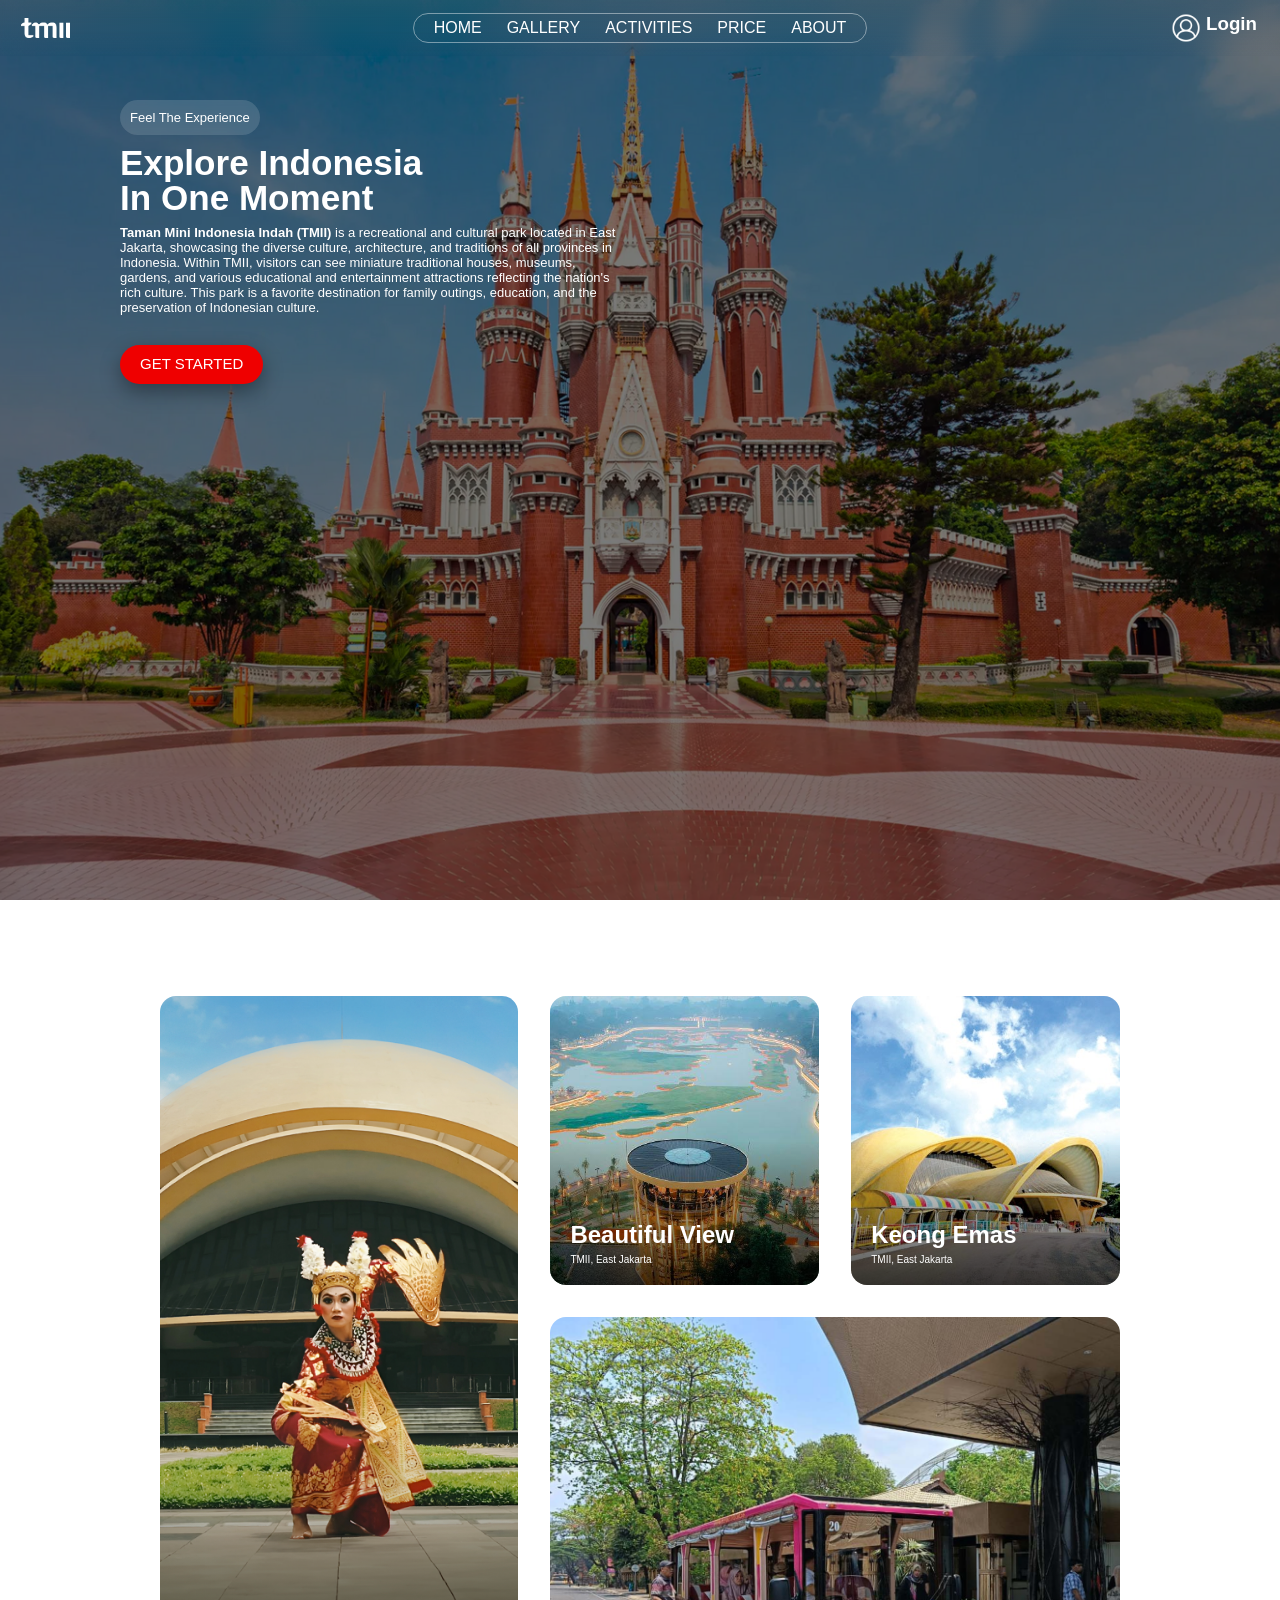
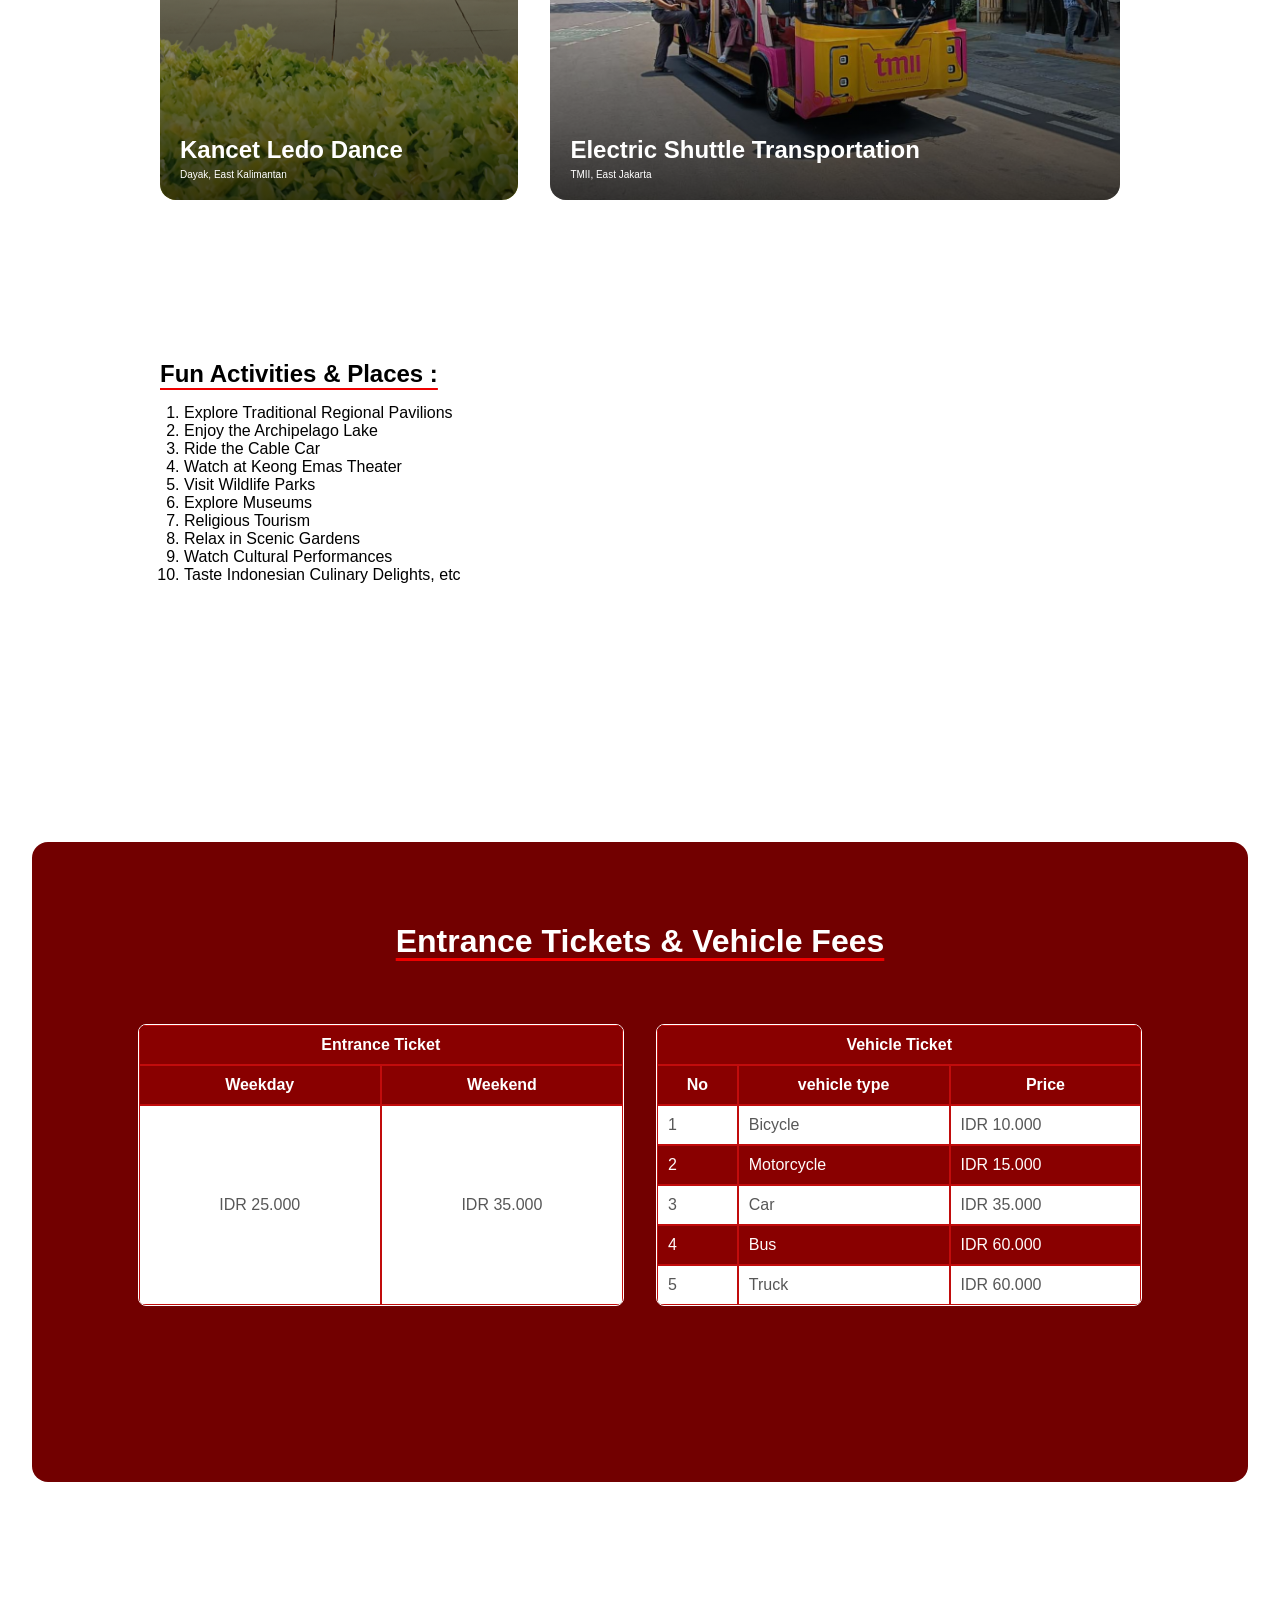
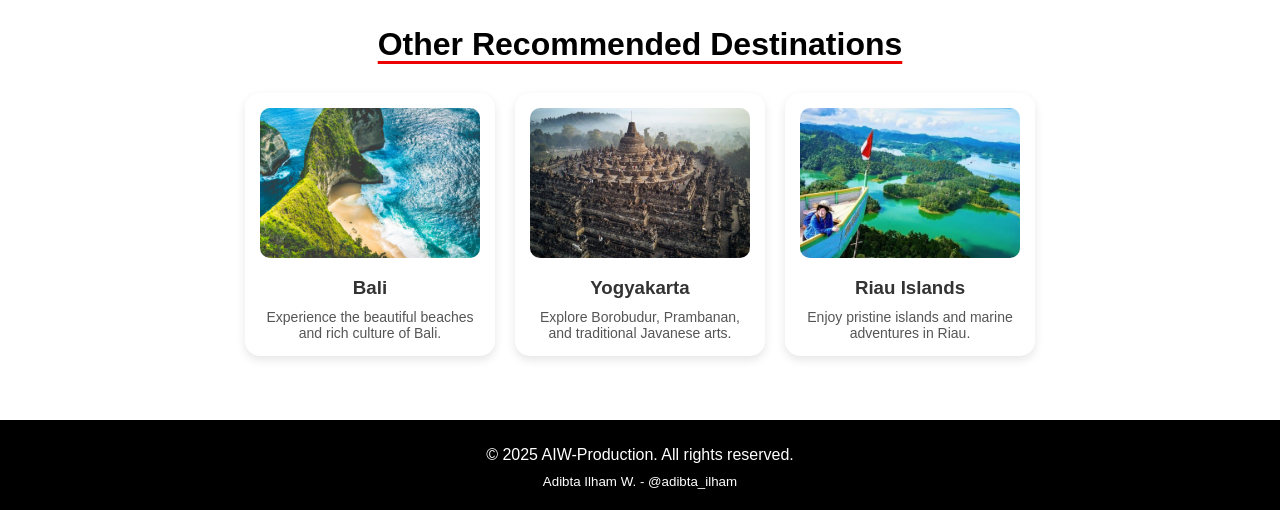
<file: index.html>
<!DOCTYPE html>
<html lang="en">
<head>
    <meta charset="UTF-8">
    <meta name="viewport" content="width=device-width, initial-scale=1.0">
    <link rel="stylesheet" href="webPariwisata.css">

    <title>Project KSM Android AIW</title>
</head>
<body>
    <!-- Hero -->
    <section class="hero">
        <header>
            <div class="logotmii">
                <img src="asset/LOGO_TMII.png" alt="logo">
            </div>
            <nav>
                <ul>
                    <li class="home smooth hover"><a href="#home">HOME</a></li>
                    <li class="price smooth hover"><a href="#gallery">GALLERY</a></li>
                    <li class="destination smooth hover"><a href="#activities">ACTIVITIES </a></li></span>
                    <li class="contact smooth hover"><a href="#price">PRICE</a></li>
                    <li class="about smooth hover"><a href="#about">ABOUT</a></li>
                </ul>
            </nav>
            <div class="profile smooth">
                <img src="asset/profile.png" alt="profile">
                <h3><a href="logintmii.html">Login</a></h3>
            </div>
        </header>

        <section class="content" id="home">
            <span>Feel The Experience</span>
            <h1>Explore Indonesia <br> In One Moment</h1>
            <div class="leftTXT">
                <p><b>Taman Mini Indonesia Indah (TMII)</b> is a recreational and cultural park located in East Jakarta, showcasing the diverse culture, architecture, and traditions of all provinces in Indonesia. Within TMII, visitors can see miniature traditional houses, museums, gardens, and various educational and entertainment attractions reflecting the nation's rich culture. This park is a favorite destination for family outings, education, and the preservation of Indonesian culture.</p>
            </div>
            <a href="https://tamanmini.com/taman_jelajah_indonesia/" class="btn smooth">GET STARTED</a>
        </section>
    </section>

    <div class="mainFoto" id="gallery">
        <!-- aside -->
        <div class="asideFoto fotoFormat fotohover cardFormat texthover">
            <img src="asset/penari.jpg" alt="penari">
            <div class="overlay"></div>
            <div class="textfoto">
                <h2>Kancet Ledo Dance</h2>
                <p class="smalltxt">Dayak, East Kalimantan</p>
            </div>
        </div>
        <div class="asideText" id="activities">
            <u>
                <h2>Fun Activities & Places :</h2>
            </u>
            <ol>
                <li>Explore Traditional Regional Pavilions</li>
                <li>Enjoy the Archipelago Lake</li>
                <li>Ride the Cable Car</li>
                <li>Watch at Keong Emas Theater</li>
                <li>Visit Wildlife Parks</li>
                <li>Explore Museums</li>
                <li>Religious Tourism</li>
                <li>Relax in Scenic Gardens</li>
                <li>Watch Cultural Performances</li>
                <li>Taste Indonesian Culinary Delights, etc</li>
            </ol>
        </div>
        <!-- main -->
        <div class="main-left fotoFormat fotohover cardFormat texthover">
            <img src="asset/viewatas.jpg" alt="view TMII">
            <div class="overlay"></div>
            <div class="textfoto">
                <h2>Beautiful View</h2>
                <p class="smalltxt">TMII, East Jakarta</p>
            </div>
        </div>
        <div class="main-right fotoFormat fotohover cardFormat texthover">
            <img src="asset/Keong-Emas-TMII.jpg" alt="keong emas">
            <div class="overlay"></div>
            <div class="textfoto">
                <h2>Keong Emas</h2>
                <p class="smalltxt">TMII, East Jakarta</p>
            </div>
        </div>
        <div class="main-mid fotoFormat fotohover cardFormat texthover">
            <img src="asset/transporttmii.jpg" alt="transport tmii">
            <div class="overlay"></div>
            <div class="textfoto">
                <h2>Electric Shuttle Transportation</h2>
                <p class="smalltxt">TMII, East Jakarta</p>
            </div>
        </div>
        <div class="main-bottom cardFormat">
            <iframe 
                src="https://www.youtube.com/embed/EVcDp8pjwhc" 
                title="YouTube video player" 
                frameborder="0" 
                allow="accelerometer; autoplay; clipboard-write; encrypted-media; gyroscope; picture-in-picture"
                allowfullscreen>
            </iframe>
        </div>
    </div>

    <div class="price-section">
        <div class="price" id="price">
            <h1>Entrance Tickets & Vehicle Fees</h1>
        </div>
        <div class="pricetable">
            <table cellspacing="0"  class="entrance">
                <thead>
                    <tr>
                        <th colspan="3">Entrance Ticket</th>
                    </tr>
                    <tr>
                        <th>Weekday</th>
                        <th>Weekend</th>
                    </tr>
                </thead>
                <tbody>
                    <tr>
                        <td>IDR 25.000</td>
                        <td>IDR 35.000</td>
                    </tr>
                </tbody>
            </table>
            <table border="1" cellspacing="0"  class="vehicle">
                <thead>
                    <tr>
                        <th colspan="3">Vehicle Ticket</th>
                    </tr>
                    <tr>
                        <th>No</th>
                        <th>vehicle type</th>
                        <th>Price</th>
                    </tr>
                </thead>
                <tbody>
                    <tr>
                        <td>1</td>
                        <td>Bicycle</td>
                        <td>IDR 10.000</td>
                    </tr>
                    <tr class="bgtable">
                        <td>2</td>
                        <td>Motorcycle</td>
                        <td>IDR 15.000</td>
                    </tr>
                    <tr>
                        <td>3</td>
                        <td>Car</td>
                        <td>IDR 35.000</td>
                    </tr>
                    <tr class="bgtable">
                        <td>4</td>
                        <td>Bus</td>
                        <td>IDR 60.000</td>
                    </tr>
                    <tr>
                        <td>5</td>
                        <td>Truck</td>
                        <td>IDR 60.000</td>
                    </tr>
                </tbody>
            </table>
        </div>
    </div>
    
    <section id="other-recommendations">
        <h2>Other Recommended Destinations</h2>
        <div class="recommendation-cards">
            <div class="card">
                <img src="asset/pantai_bali.jpg" alt="Bali Beach">
                <h3>Bali</h3>
                <p>Experience the beautiful beaches and rich culture of Bali.</p>
            </div>
            <div class="card">
                <img src="asset/wisata-borobudur.jpg" alt="Borobudur">
                <h3>Yogyakarta</h3>
                <p>Explore Borobudur, Prambanan, and traditional Javanese arts.</p>
            </div>
            <div class="card">
                <img src="asset/wisata-riau.jpeg" alt="Riau Islands">
                <h3>Riau Islands</h3>
                <p>Enjoy pristine islands and marine adventures in Riau.</p>
            </div>
        </div>
    </section>

    <footer>
        <p class="copyright" id="about">© 2025 AIW-Production. All rights reserved.</p>
        <div class="profilefoot">
            <p>Adibta Ilham W. - @adibta_ilham</p>
        </div>
    </footer>
</body>
</html>
</file>
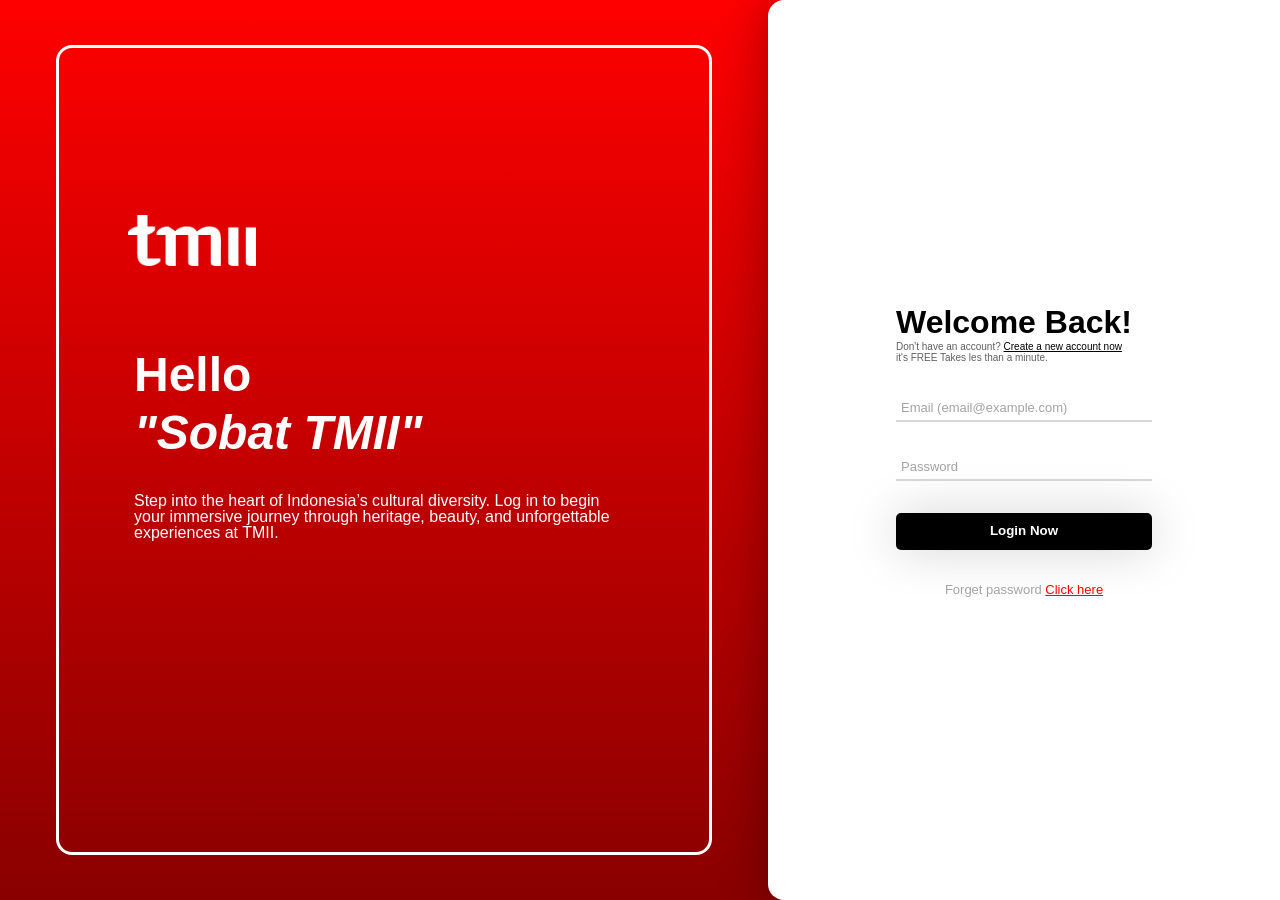
<file: logintmii.html>
<!DOCTYPE html>
<html lang="en">
<head>
    <meta charset="UTF-8">
    <meta name="viewport" content="width=device-width, initial-scale=1.0">
    <title>Login web TMII</title>
    <link rel="stylesheet" href="logintmii.css">
</head>
<body>
    <div class="container">
        <aside>
            <div class="content">
                <div class="logo">
                    <img src="asset/LOGO_TMII.png" alt="logo">
                </div>
                <div class="texthello">
                    <h1>Hello <br><i>"Sobat TMII"</i></h1>
                    <p>Step into the heart of Indonesia’s cultural diversity. Log in to begin your immersive journey through heritage, beauty, and unforgettable experiences at TMII.</p>
                </div>
            </div>
        </aside>
        <main>
            <div class="login">
                <form action="index.html">
                    <div class="judul">
                        <h1>Welcome Back!</h1>
                        <p>Don't have an account? <a href="#">Create a new account now</a><br>it's FREE Takes les than a minute.</p>
                    </div>
                    <div class="input-box">
                        <input type="email" placeholder="Email (email@example.com)" required>
                        <input type="password" placeholder="Password" required>
                    </div>
                    <div class="btn">
                        <button type="submit">
                        Login Now
                        </button>
                    </div>
                    <div class="register">
                        Forget password
                        <a href="#">Click here</a>
                    </div>
                </form>
            </div>
        </main>
    </div>
</body>
</html>
</file>
<file: webPariwisata.css>
*, html, body {
    margin: 0;
    padding: 0;
    box-sizing: border-box;
    font-family: 'Segoe UI', Tahoma, Geneva, Verdana, sans-serif;
    scroll-behavior: smooth;
}

.smooth {
    transition: all .3s ease;
}
.smalltxt {
    margin-top: 5px;
    font-size: x-small;
}
.texthover h2:hover {
    cursor: pointer;
    text-decoration: underline;
    text-decoration-color: rgb(239, 0, 0);
    text-underline-offset: 6px;
}
.cardFormat {
    overflow: hidden;
    border-radius: 1rem;
    position: relative;
}
.fotoFormat img {
    width: 100%;
    height: 100%;
    transition: all .3s ease;
    object-fit: cover;
    display: block;
}
.fotohover:hover img {
    transform: scale(1.05);
}
.overlay {
    background: linear-gradient(to top, rgba(0, 0, 0, 0.705), rgba(0, 0, 0, 0));
    position: absolute;
    bottom: 0;
    left: 0;
    width: 100%;
    height: 50%;
} 


.hero {
    background-image: url(asset/tmii_VIEW.png);
    text-align: center;
    width: 100%;
    min-height: 100vh;
    display: flex;
    flex-direction: column;
    background-size: cover;
    background-position: center;
    padding: 0 20px;
    
}

header {
    background: linear-gradient(to bottom, rgba(105, 105, 105, 0.277), rgba(255,255,255,0)); 
    backdrop-filter: blur(10px);
    padding: 5px;
    text-align: center;
    display: flex;
    justify-content: space-between;
    align-items: center;
    position: fixed;
    left: 0;
    top: 0;
    width: 100%;
    z-index: 1000;
}

header .logotmii {
    margin: .5em 0 .5em 1em;
    height: 20px;
    width: 50px;
    display: flex;
}

header nav {
    margin: .5em 0 .5em 0em;
    border: 1.5px solid rgba(255, 255, 255, 0.429);
    border-radius: 20px;
    padding: 5px 20px;
}

nav ul, nav a {
    width: 100%;
    border-radius: 15px;
    display: flex;
    justify-content: center;
    align-items: center;
    gap: 25px;
    color: white;
    list-style: none;
    text-decoration: none;
}

header .profile {
    margin: .5em 1em .5em 0;
    height: 30px;
    width: 50px;
    display: flex;
    justify-content: center;
    gap: 5px;
    transition: all .3s ease;
    transition: all .3s ease;
}

header .profile h3, .profile a {
    margin-right: 20px;
    text-decoration: none;
    color: white;
    font-weight: 600;
}

.profile:hover, .profile a:hover{
    transform: scale(1.05); 
    cursor: pointer;
    text-decoration: underline;
    text-decoration-color: rgb(239, 0, 0);
    text-underline-offset: 6px;
}

.hero .content {
    font-size: 30px;
    text-align: left;
    padding: 100px;
    display: flex;
    flex-direction: column;
    gap: 10px;
    color: white;
}

.content span {
    background-color: rgba(255, 255, 255, 0.138);
    font-size: small;
    padding: 10px;
    border-radius: 45px;
    align-self: self-start;
    backdrop-filter: blur(5px); 
}

.content h1 {
    line-height: 1;
}

.content .leftTXT {
    font-size: small;
    max-width: 500px;
}

.hero .content .btn {
    align-self: flex-start;
    border-style: none;
    padding: 10px 20px 12px 20px;
    margin-top: 20px;
    border-radius: 50px;
    background-color: rgb(239, 0, 0);
    font-weight: 500;
    color: white;
    text-decoration: none;
    font-size: 15px;
    box-shadow: 0 8px 20px rgba(0, 0, 0, 0.356);

}

.content .btn:hover{
    background-color:  rgb(255, 74, 74);
    transform: scale(1.07);
    cursor: pointer;
    
}

.hover:hover {
    background-color: rgba(255, 255, 255, 0.138);
    backdrop-filter: blur(5px); 
    padding: 0 10px;
    border-radius: 20px;
}

.mainFoto {
    min-height: 150vh;
    margin: 6rem 10rem;
    height: 250px;
    
    display: grid;
    grid-template-areas: 
    "asideFoto main-left main-right"
    "asideFoto main-mid main-mid"
    "null null null"
    "asideText main-bottom main-bottom";
    grid-template-columns: 2fr 1.5fr 1.5fr;
    grid-template-rows: 1.5fr 2.5fr .5fr 2fr;
    gap: 2rem;
}

.mainFoto .asideFoto {
    grid-area: asideFoto;
}
.mainFoto .asideText {
    grid-area: asideText;
    display: flex;
    flex-direction: column;
    gap: 1rem;
}
.mainFoto .main-left {
    grid-area: main-left;
}
.mainFoto .main-right {
    grid-area: main-right;
}
.mainFoto .main-mid {
    grid-area: main-mid;
}

.mainFoto .main-bottom {
    grid-area: main-bottom;
}

.main-bottom iframe {
    width: 100%;
    height: 100%;
    border-radius: 1rem;
}

.mainFoto .textfoto {
    position: absolute;
    bottom: 20px;
    left: 20px;
    color: white;
}

.asideText ol {
    position: relative;
    left: 1.5rem;
    font-weight: 500;
}
.asideText u {
    text-decoration-color: rgb(239, 0, 0);
    text-underline-offset: 6px;
}

.price-section {
    background-color: rgb(114, 0, 0);
    margin: 0 2rem 5rem 2rem;
    padding: 1px 0 1rem 0;
    border-radius: 1rem;
    transition: all .3s ease;
}

.price-section:hover {
    background-color:  rgb(125, 0, 0);
}

.price h1 {
    color: white;
    margin: 5rem 0 4rem 0;
    text-align: center;
    text-decoration: underline;
    text-decoration-color:  rgb(239, 0, 0);
    text-underline-offset: 6px;
}

.pricetable {
    display: flex;
    justify-content: center;
    flex-wrap: wrap;
    margin: 1rem 0 10rem 0 ;
    gap: 2rem;
    border-collapse: collapse;
}

.pricetable .vehicle {
    width: 40%;
    text-align: left;
    border-radius: .5rem;
    border-collapse: separate;
    border-spacing: 0;
    border:1px solid rgb(255, 255, 255);
    overflow: hidden;
    
}
.pricetable .entrance {
    width: 40%;
    text-align: center;
    border-radius: .5rem;
    border-collapse: separate;
    border-spacing: 0;
    border:1px solid rgb(255, 255, 255);
    overflow: hidden;
}

.pricetable td, .pricetable th {
    border: 1px solid rgb(193, 12, 12);
    padding: 10px;
}
.pricetable th {
    background-color:  rgb(137, 0, 0);
    color:rgb(255, 255, 255);
    text-align: center;
}
.pricetable td {
    background-color: rgb(255, 255, 255);
    color: rgb(87, 87, 87);
}

.bgtable td {
    background-color:   rgb(137, 0, 0);
    color:rgb(255, 251, 251);
}

#other-recommendations {
    padding: 4em 2em;
    text-align: center;
}

#other-recommendations h2 {
    font-size: 32px;
    margin-bottom: 30px;
    color: #000000;
    text-decoration: underline;
    text-decoration-color: rgb(239, 0, 0);
    text-underline-offset: 6px;
}
    

.recommendation-cards {
    display: flex;
    flex-wrap: wrap;
    gap: 20px;
    justify-content: center;
}

.card {
    background-color: white;
    border-radius: 15px;
    box-shadow: 0 4px 10px rgba(0,0,0,0.1);
    width: 250px;
    padding: 15px;
    transition: transform 0.3s, box-shadow 0.3s;
}

.card img {
    width: 100%;
    border-radius: 10px;
    height: 150px;
    object-fit: cover;
}

.card h3 {
    margin: 15px 0 10px 0;
    color: #333;
}

.card p {
    font-size: 14px;
    color: #555;
}

.card:hover {
    transform: translateY(-5px);
    box-shadow: 0 8px 20px rgba(0,0,0,0.2);
}


footer {
    background-color: rgb(0, 0, 0);
    color: white;
    height: 10vh;
    text-align: center;
    display: flex;
    justify-content: center;
    align-items: center;
    flex-direction: column;
}
footer p{
    margin-top: 5px;
}
.profilefoot p {
    font-size: smaller;
    margin-top: 10px;
}
</file>
<file: logintmii.css>
*, html, body {
    margin: 0;
    padding: 0;
    box-sizing: border-box;
    font-family: 'Segoe UI', Tahoma, Geneva, Verdana, sans-serif;
}

.container {
    background: linear-gradient(to bottom, rgb(255, 0, 0), rgb(137, 0, 0));
    display: flex;
    justify-content: center;
    align-items: center;
    min-height: 100vh;
}

.container aside {
    text-align: center;
    width: 60%;
    min-height: 100vh;
    display: flex;
    flex-direction: column;
    background-size: cover;
    background-position: center;
    padding: 0 20px;
    justify-content: center;
    align-items: center;
}

.content {
    display: flex;
    justify-content: center;
    align-items: center;
    flex-direction: column;
    border-radius: 1rem;
    border: solid white;
    height: 90vh;
    width: 90%;
}

.content .logo {
    display: flex;
    margin: 0 24em 5em 0;
}
.content img {
    width: 8rem;

}

.content .texthello {
    color: white;
    text-align: start;
    max-width: 500px;
    margin-bottom: 9rem;
}

.content .texthello h1 {
    font-size: 3rem;
    line-height: 1.2;
}

.content .texthello p {
    margin-top: 2rem;
    line-height: 1;
}

.container main {
    box-shadow: 0px 0px 50px rgba(0, 0, 0, 0.337);
    background-color: rgb(255, 255, 255);
    width: 40%;
    height: 100vh;
    border-radius: 1rem 0 0 1rem;
    overflow: hidden;
}

main .login {
    width: 100%;
    min-height: 100vh;
    display: flex;
    justify-content: center;
    align-items: center;
}

.login form {
    width: 50%;
    display: flex;
    flex-direction: column;
    gap: 2em;
}
form .judul {
    text-align: start;
}

.judul p {
    font-size: x-small;
    color: rgb(96, 96, 96);
}

.judul p a{
    color: black;
}

form .input-box {
    display: flex;
    flex-direction: column;
    gap: 2rem;
}
::placeholder {
    font-size: small;
    color:  rgb(163, 163, 163);
}
.input-box input {
    height: 100%;
    outline: none;
    border-style: none;
    border-bottom: 2px solid rgb(216, 216, 216);
    padding: 5px;
}

form .btn {
    display: flex;
    justify-content: center;
    align-items: center;
    box-shadow: 0px 0px 50px rgba(0, 0, 0, 0.177);
    width: 100%;
}

.input-box input:hover,
.input-box input:focus
 {
    border-bottom: 2px solid rgb(0, 0, 0);
}

form .btn button {
    outline: none;
    border: none;
    width: 100%;
    color: white;
    background-color: rgb(0, 0, 0);
    border-radius: 5px;
    font-weight: 600;
    padding: 10px 20px 12px 20px;
    border-radius: 5px;
}

form .btn a {
    overflow: hidden;
    border-style: none;
    color: white;
    text-decoration: none;
    font-size: 15px;
    box-shadow: 0 8px 20px rgba(0, 0, 0, 0.184);
    width: 100%;
    text-align: center;
    transition: all .3s ease;
}

form .btn a:hover {
    background-color: rgb(46, 46, 46);
    transform: scale(1.03);
    border-radius: 5px;
}

form .register {
    color:  rgb(163, 163, 163);
    text-align: center;
    font-size: small;
}

.register a {
    color:  rgb(255, 0, 0);
}
</file>
